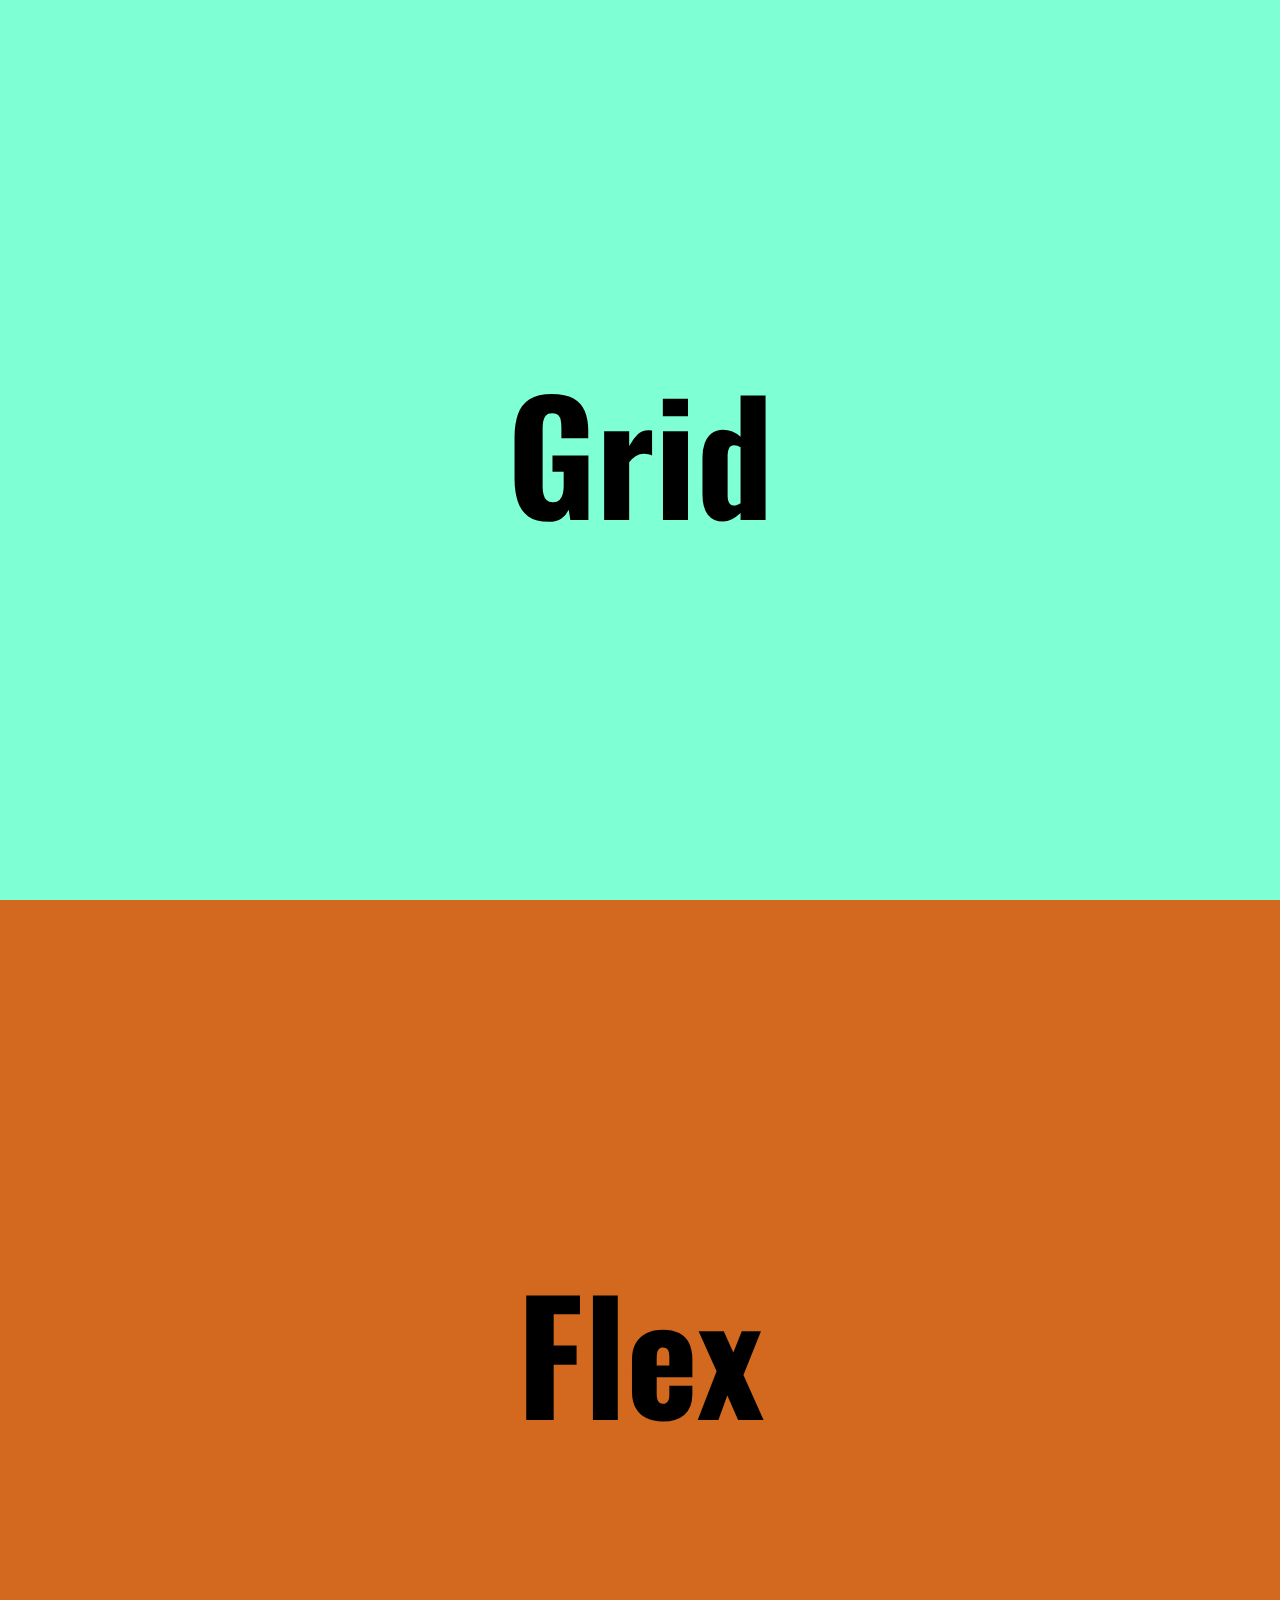
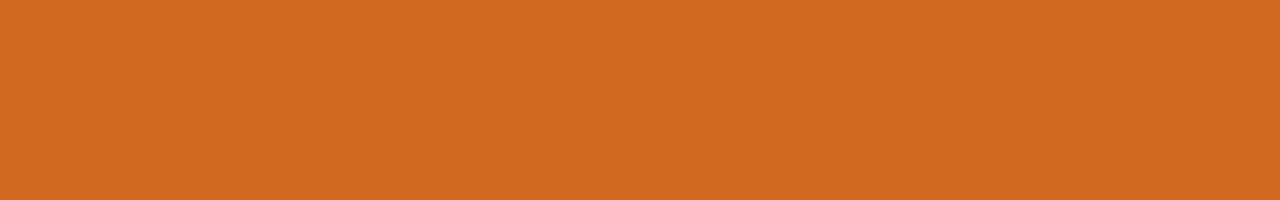
<file: 01_trukk/index.html>
<!DOCTYPE html>
<html lang="en">
<head>
  <meta charset="UTF-8">
  <meta http-equiv="X-UA-Compatible" content="IE=edge">
  <meta name="viewport" content="width=device-width, initial-scale=1.0">
  <link rel="stylesheet" href="./style.css">
  <title>Kozepre</title>
</head>
<body>
  <div class="container grid">
    <h2>Grid</h2>
  </div>
  <div class="container flex">
    <h2>Flex</h2>
  </div>
</body>
</html>
</file>
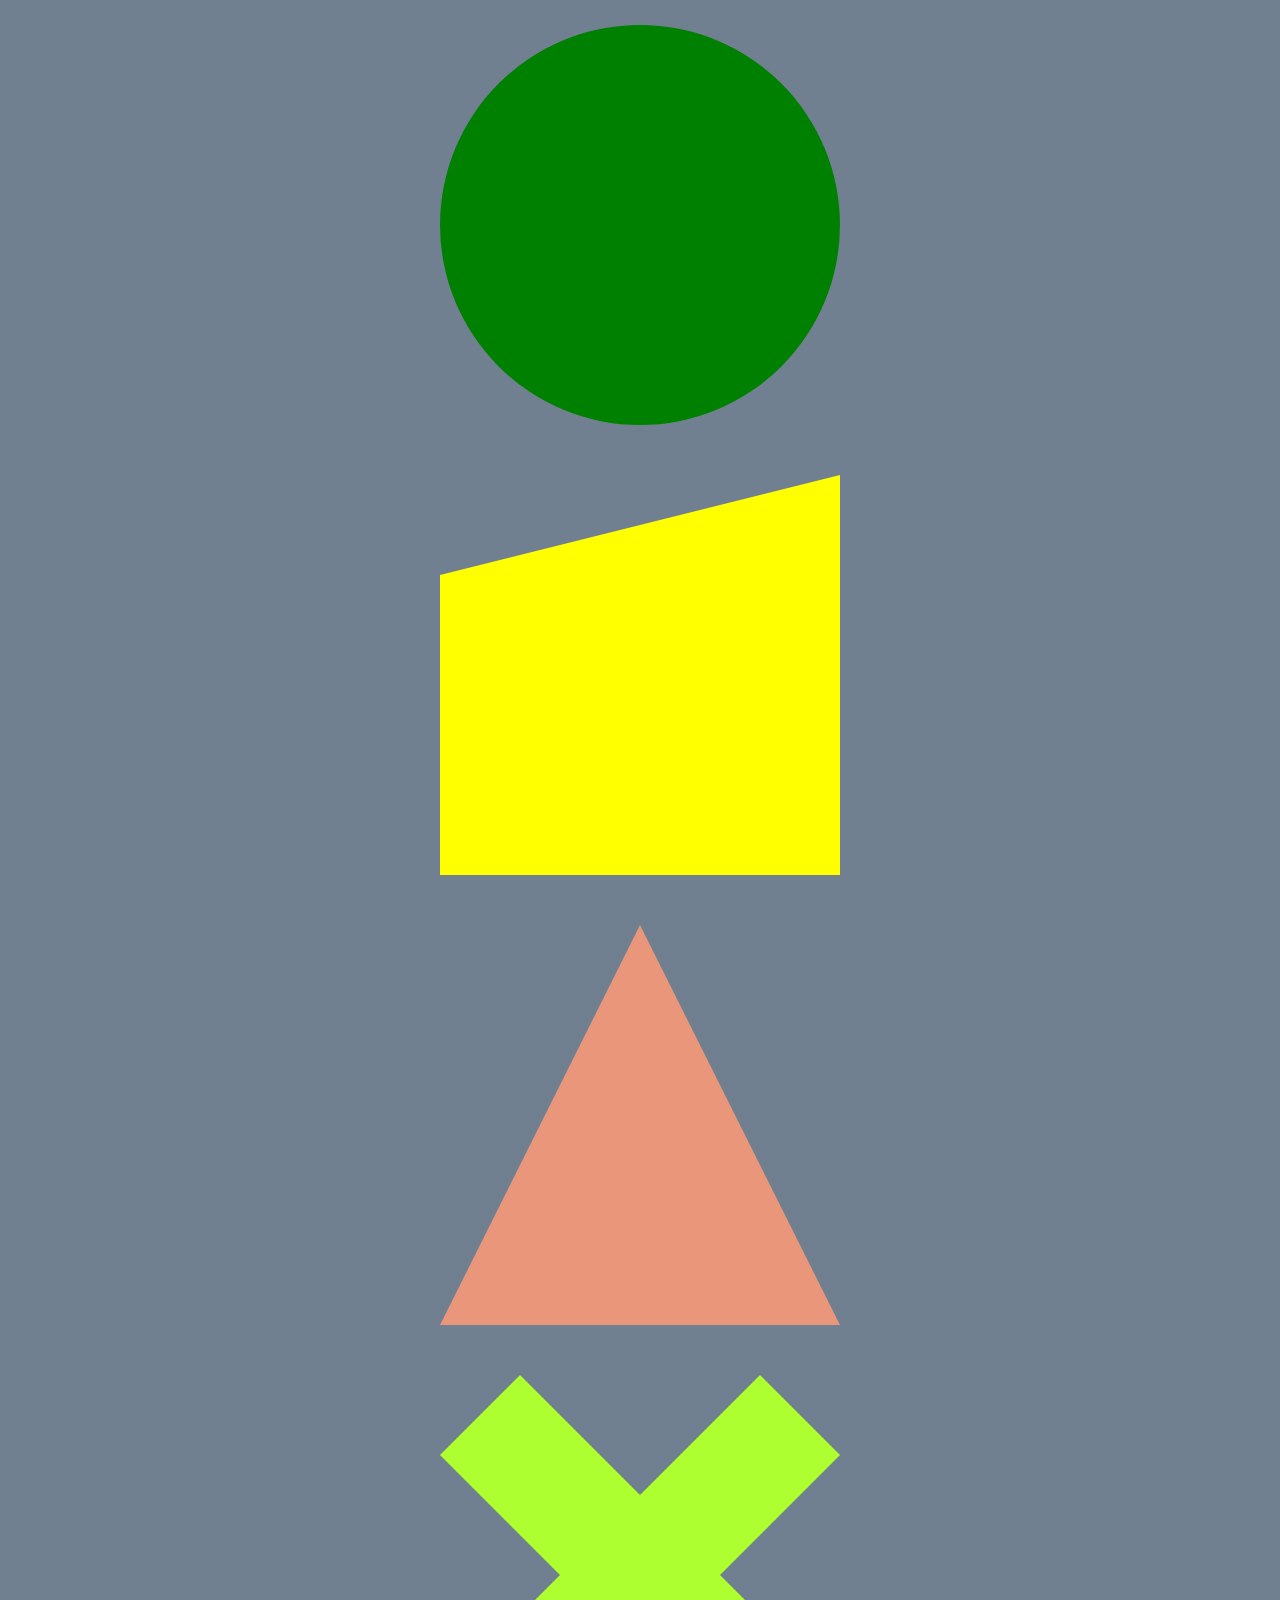
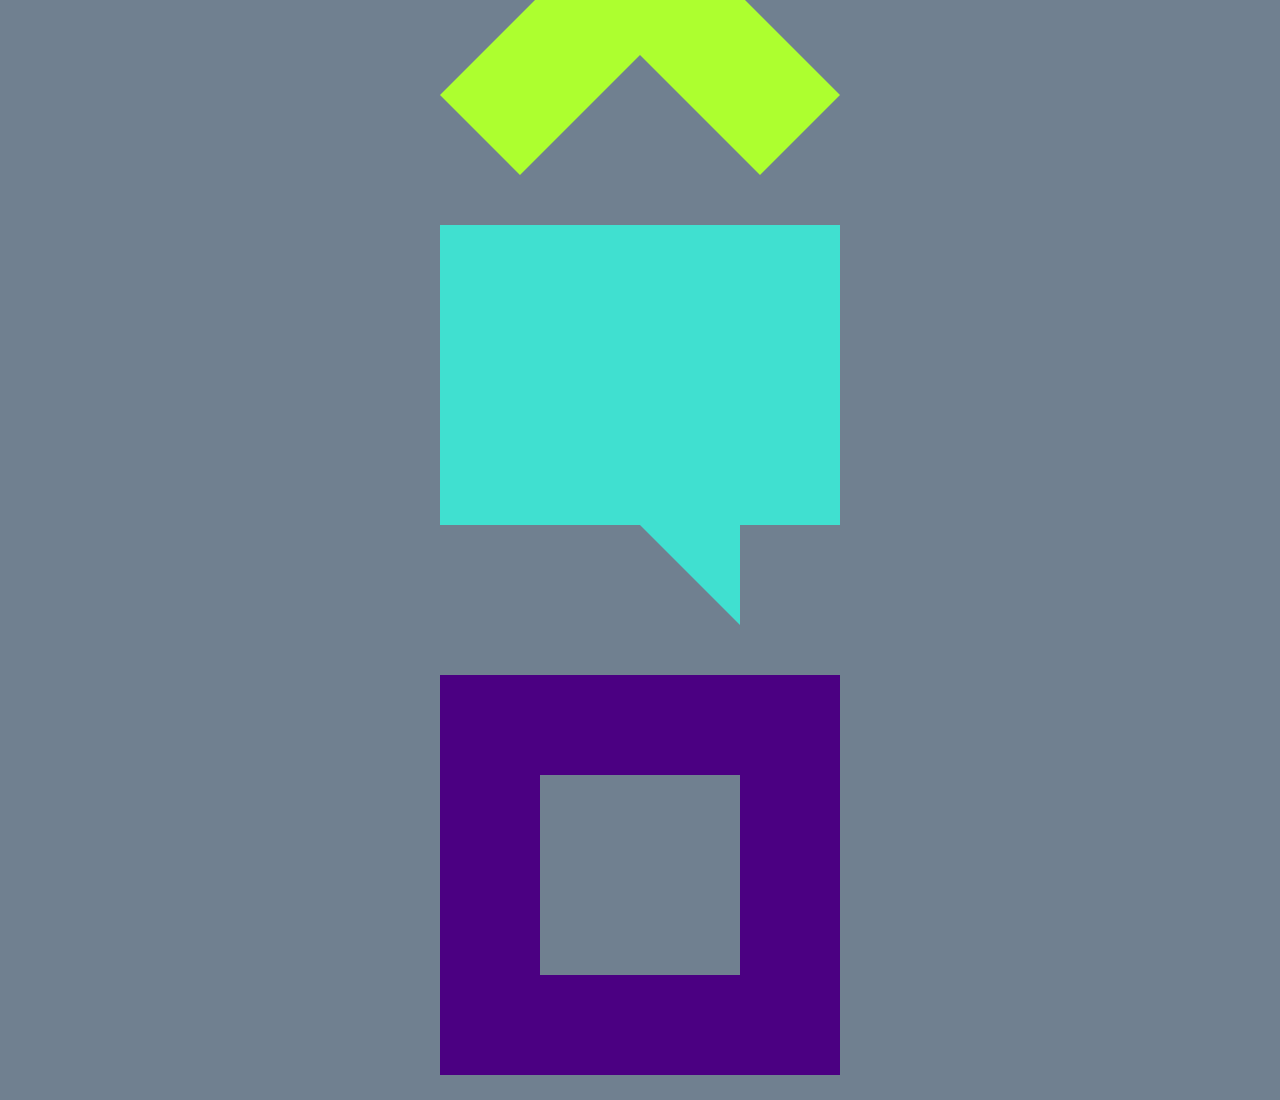
<file: 02_trukk/index.html>
<!DOCTYPE html>
<html lang="en">
<head>
  <meta charset="UTF-8">
  <meta http-equiv="X-UA-Compatible" content="IE=edge">
  <meta name="viewport" content="width=device-width, initial-scale=1.0">
  <link rel="stylesheet" href="./style.css">
  <title>Clip</title>
</head>
<body>
  <div class="container">
    <div class="clip-1"></div>
  </div>
  <div class="container">
     <div class="clip-2"></div>
  </div>
  <div class="container">
    <div class="clip-3"></div>
  </div>
  <div class="container">
    <div class="clip-4"></div>
  </div>
  <div class="container">
    <div class="clip-5"></div>
  </div>
  <div class="container">
    <div class="clip-6"></div>
  </div>
</body>
</html>
</file>
<file: 01_trukk/style.css>
@import url("https://fonts.googleapis.com/css2?family=Oswald:wght@700&display=swap");

* {
	margin: 0;
	padding: 0;
	box-sizing: border-box;
}

html {
	font-family: "Oswald";
}

.container {
	height: 100vh;
	font-size: 8vw;
}

.grid {
	display: grid;
	place-items: center;
	background-color: aquamarine;
}

/* Flex containerben helyezuk el az elemet kozepre */
.flex {
	display: flex;
	align-items: center;
	justify-content: center;
	background-color: chocolate;
}

/* Flex containerben eleme helyezi el magat kozepre */
/* .flex {
	display: flex;
	background-color: chocolate;
}

.flex h2 {
	margin: 0 auto;
	align-self: center;
} */
</file>
<file: 02_trukk/style.css>
* {
	margin: 0;
	padding: 0;
	box-sizing: border-box;
}

/* https://bennettfeely.com/clippy/ */

.container {
	height: 50vh;
	display: grid;
	place-items: center;
	background-color: slategrey;
}

.container div {
	width: 400px;
	height: 400px;
}

.clip-1 {
	background-color: green;
	clip-path: circle();
}

.clip-2 {
	background-color: yellow;
	clip-path: polygon(0% 25%, 100% 0%, 100% 100%, 0% 100%);
}

.clip-3 {
	background-color: darksalmon;
	clip-path: polygon(50% 0%, 0% 100%, 100% 100%);
}

/* .clip-3 {
	background-color: darksalmon;
	clip-path: polygon(
		50% 0%,
		0% 100%,
		25% 100%,
		25% 75%,
		50% 25%,
		75% 75%,
		25% 75%,
		25% 100%,
		100% 100%
	);
} */

.clip-4 {
	background-color: greenyellow;
	clip-path: polygon(
		20% 0%,
		0% 20%,
		30% 50%,
		0% 80%,
		20% 100%,
		50% 70%,
		80% 100%,
		100% 80%,
		70% 50%,
		100% 20%,
		80% 0%,
		50% 30%
	);
}

.clip-5 {
	background-color: turquoise;
	clip-path: polygon(
		0% 0%,
		100% 0%,
		100% 75%,
		75% 75%,
		75% 100%,
		50% 75%,
		0% 75%
	);
}

.clip-6 {
	background-color: indigo;
	clip-path: polygon(
		0% 0%,
		0% 100%,
		25% 100%,
		25% 25%,
		75% 25%,
		75% 75%,
		25% 75%,
		25% 100%,
		100% 100%,
		100% 0%
	);
}
</file>
